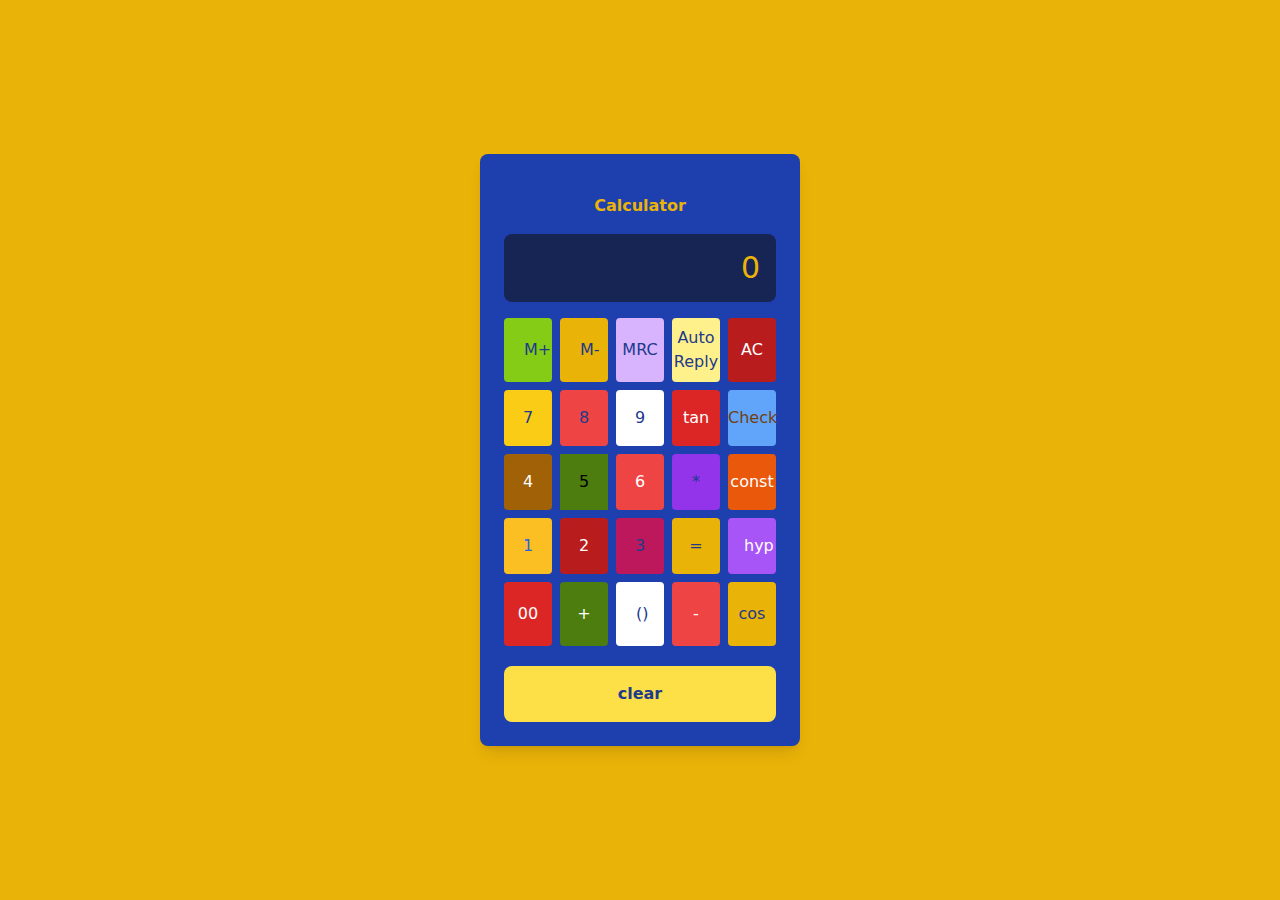
<file: src/index.html>
<!doctype html>
<html>
<head>
  <meta charset="UTF-8">
  <meta name="viewport" content="width=device-width, initial-scale=1.0">
  <link href="./output.css" rel="stylesheet">
  <title>Tailwind Css calculator</title>
  <script class="https://cdn.tailwindcss.com"></script>
</head>
<body class="bg-yellow-500 flex items-center justify-center h-screen">


    <div class="bg-blue-800 p-6 rounded-lg shadow-lg w-80" ><h1 class="text-center flex justify-around p-4 font-bold">

       <span class="text-yellow-500">Calculator</span></h1>

        <div class=" bg-blue-950 text-right text-3xl p-4  text-yellow-500 rounded-lg mb-4 hover:bg-pink-500">0</div>

        <!-- <div id="result"class="bg-gray-400 rounded-lg  p-4  mb-3 w-32"> </div> -->

        <div class=" grid grid-cols-5 gap-2">

            <!-- calculator Buttons -->
             <!-- 1st line -->

           
        
             <button class="bg-lime-500 p-5 rounded hover:bg-gray-600 text-blue-900 onclick="appendValue('m+')">M+</button>

        

             <button class="bg-yellow-500 p-5 rounded hover:bg-red-600 text-blue-900 onclick="appendValue('M-') " >M-</button>

             <button class="bg-purple-300 p-0 rounded hover:bg-purple-600  text-blue-900 onclick="appendValue('MRC') " >MRC</button>

             <button class="bg-yellow-200 p-0 rounded hover:bg-pink-600  text-blue-900 onclick="('Auto Reply')" >Auto Reply</button>

            <button class="bg-red-700 py-0 rounded hover:bg-gray-600 content-center text-white onclick="appendValue('AC')">AC</button>

            <!-- 2nd line -->


            <button class="bg-yellow-400 p-4 rounded hover:bg-gray-600 text-blue-900 onclick="appendValue('7') " >7</button>

            <button class="bg-red-500 p-4 rounded hover:bg-red-600 text-blue-900 onclick="appendValue('8') " >8</button>

            <button class="bg-white p-4 rounded hover:bg-yellow-600 text-blue-900 onclick="appendValue('9')" >9</button>

            <button class="bg-red-600 p-0 rounded hover:bg-yellow-300 text-white onclick="appendValue('%') " >tan</button>

            <button class="bg-blue-400 p-0 rounded hover:bg-yellow-600 text-yellow-900 onclick="appendValue('Check)>Check</button>

            <!-- 3rd line -->

            <button class="bg-yellow-700 p-4 rounded hover:bg-gray-600 text-white onclick="appendValue('4') " >4</button>

            <button class="bg-lime-700 p-0 hove:bg-gray-300 teick="appendValue('5') " >5</button>

           

            <button class="bg-red-500 p-4 rounded hover:bg-green-600 text-white onclick="appendValue('6') " >6</button>

            <button class="bg-purple-600 p-4 rounded hover:bg--600 text-blue-900 onclick="appendValue('*') " >*</button>

            <button class="bg-orange-600 p-0 rounded hover:bg-gray-600 text-white onclick="appendValue('const')">const</button>
<!-- 4th line -->
            <button class="bg-amber-400 p-4 rounded hover:bg-blue-600 text-blue-600 onclick="appendValue('1')" >1</button>

          

            <button class="bg-red-700 p-4 rounded hover:bg-green-600 text-white onclick="appendValue('2') " >2</button>
             
            <button class="bg-pink-700 p-4 rounded hover:bg-blue-600 text-blue-900 onclick="appendValue('3') " >3</button>

            <button class="bg-yellow-500 p-4 rounded hover:bg-yellow-600 text-blue-900 onclick="calculateResult ()" >=</button>


            
            <button class="bg-purple-500 p-4 rounded hover:bg-gray-600 text-white onclick="appendValue('hyp')">hyp</button>

            <!-- 5th line -->
             
            <button class="bg-red-600 p-0 rounded hover:bg-yellow-600 text-white onclick="appendValue('00')">00</button>

            <button class="bg-lime-700 p-0 rounded hover:bg-red-600 text-white onclick="appendValue('+') " >+</button>

            <button class="bg-white p-5 rounded hover:bg-pink-600 text-blue-900 onclick="appendValue('()') " >()</button>


            <button class="bg-red-500 p-0 rounded hover:bg-gray-600 text-white onclick="appendValue('-') ">-</button>


            <button class="bg-yellow-500 p-0 rounded hover:bg-purple-600 text-blue-900 onclick="appendValue('M-') " >cos</button>

    </div>

    <button class= " font-extrabold bg-yellow-300 p-4 rounded-lg hover:bg-red-600 text-blue-900 w-full mt-5  onclick=">clear</button>
    </div>


  
</body>
</html>
</file>
<file: src/output.css>
*, ::before, ::after {
  --tw-border-spacing-x: 0;
  --tw-border-spacing-y: 0;
  --tw-translate-x: 0;
  --tw-translate-y: 0;
  --tw-rotate: 0;
  --tw-skew-x: 0;
  --tw-skew-y: 0;
  --tw-scale-x: 1;
  --tw-scale-y: 1;
  --tw-pan-x:  ;
  --tw-pan-y:  ;
  --tw-pinch-zoom:  ;
  --tw-scroll-snap-strictness: proximity;
  --tw-gradient-from-position:  ;
  --tw-gradient-via-position:  ;
  --tw-gradient-to-position:  ;
  --tw-ordinal:  ;
  --tw-slashed-zero:  ;
  --tw-numeric-figure:  ;
  --tw-numeric-spacing:  ;
  --tw-numeric-fraction:  ;
  --tw-ring-inset:  ;
  --tw-ring-offset-width: 0px;
  --tw-ring-offset-color: #fff;
  --tw-ring-color: rgb(59 130 246 / 0.5);
  --tw-ring-offset-shadow: 0 0 #0000;
  --tw-ring-shadow: 0 0 #0000;
  --tw-shadow: 0 0 #0000;
  --tw-shadow-colored: 0 0 #0000;
  --tw-blur:  ;
  --tw-brightness:  ;
  --tw-contrast:  ;
  --tw-grayscale:  ;
  --tw-hue-rotate:  ;
  --tw-invert:  ;
  --tw-saturate:  ;
  --tw-sepia:  ;
  --tw-drop-shadow:  ;
  --tw-backdrop-blur:  ;
  --tw-backdrop-brightness:  ;
  --tw-backdrop-contrast:  ;
  --tw-backdrop-grayscale:  ;
  --tw-backdrop-hue-rotate:  ;
  --tw-backdrop-invert:  ;
  --tw-backdrop-opacity:  ;
  --tw-backdrop-saturate:  ;
  --tw-backdrop-sepia:  ;
  --tw-contain-size:  ;
  --tw-contain-layout:  ;
  --tw-contain-paint:  ;
  --tw-contain-style:  ;
}

::backdrop {
  --tw-border-spacing-x: 0;
  --tw-border-spacing-y: 0;
  --tw-translate-x: 0;
  --tw-translate-y: 0;
  --tw-rotate: 0;
  --tw-skew-x: 0;
  --tw-skew-y: 0;
  --tw-scale-x: 1;
  --tw-scale-y: 1;
  --tw-pan-x:  ;
  --tw-pan-y:  ;
  --tw-pinch-zoom:  ;
  --tw-scroll-snap-strictness: proximity;
  --tw-gradient-from-position:  ;
  --tw-gradient-via-position:  ;
  --tw-gradient-to-position:  ;
  --tw-ordinal:  ;
  --tw-slashed-zero:  ;
  --tw-numeric-figure:  ;
  --tw-numeric-spacing:  ;
  --tw-numeric-fraction:  ;
  --tw-ring-inset:  ;
  --tw-ring-offset-width: 0px;
  --tw-ring-offset-color: #fff;
  --tw-ring-color: rgb(59 130 246 / 0.5);
  --tw-ring-offset-shadow: 0 0 #0000;
  --tw-ring-shadow: 0 0 #0000;
  --tw-shadow: 0 0 #0000;
  --tw-shadow-colored: 0 0 #0000;
  --tw-blur:  ;
  --tw-brightness:  ;
  --tw-contrast:  ;
  --tw-grayscale:  ;
  --tw-hue-rotate:  ;
  --tw-invert:  ;
  --tw-saturate:  ;
  --tw-sepia:  ;
  --tw-drop-shadow:  ;
  --tw-backdrop-blur:  ;
  --tw-backdrop-brightness:  ;
  --tw-backdrop-contrast:  ;
  --tw-backdrop-grayscale:  ;
  --tw-backdrop-hue-rotate:  ;
  --tw-backdrop-invert:  ;
  --tw-backdrop-opacity:  ;
  --tw-backdrop-saturate:  ;
  --tw-backdrop-sepia:  ;
  --tw-contain-size:  ;
  --tw-contain-layout:  ;
  --tw-contain-paint:  ;
  --tw-contain-style:  ;
}

/*
! tailwindcss v3.4.16 | MIT License | https://tailwindcss.com
*/

/*
1. Prevent padding and border from affecting element width. (https://github.com/mozdevs/cssremedy/issues/4)
2. Allow adding a border to an element by just adding a border-width. (https://github.com/tailwindcss/tailwindcss/pull/116)
*/

*,
::before,
::after {
  box-sizing: border-box;
  /* 1 */
  border-width: 0;
  /* 2 */
  border-style: solid;
  /* 2 */
  border-color: #e5e7eb;
  /* 2 */
}

::before,
::after {
  --tw-content: '';
}

/*
1. Use a consistent sensible line-height in all browsers.
2. Prevent adjustments of font size after orientation changes in iOS.
3. Use a more readable tab size.
4. Use the user's configured `sans` font-family by default.
5. Use the user's configured `sans` font-feature-settings by default.
6. Use the user's configured `sans` font-variation-settings by default.
7. Disable tap highlights on iOS
*/

html,
:host {
  line-height: 1.5;
  /* 1 */
  -webkit-text-size-adjust: 100%;
  /* 2 */
  -moz-tab-size: 4;
  /* 3 */
  -o-tab-size: 4;
     tab-size: 4;
  /* 3 */
  font-family: ui-sans-serif, system-ui, sans-serif, "Apple Color Emoji", "Segoe UI Emoji", "Segoe UI Symbol", "Noto Color Emoji";
  /* 4 */
  font-feature-settings: normal;
  /* 5 */
  font-variation-settings: normal;
  /* 6 */
  -webkit-tap-highlight-color: transparent;
  /* 7 */
}

/*
1. Remove the margin in all browsers.
2. Inherit line-height from `html` so users can set them as a class directly on the `html` element.
*/

body {
  margin: 0;
  /* 1 */
  line-height: inherit;
  /* 2 */
}

/*
1. Add the correct height in Firefox.
2. Correct the inheritance of border color in Firefox. (https://bugzilla.mozilla.org/show_bug.cgi?id=190655)
3. Ensure horizontal rules are visible by default.
*/

hr {
  height: 0;
  /* 1 */
  color: inherit;
  /* 2 */
  border-top-width: 1px;
  /* 3 */
}

/*
Add the correct text decoration in Chrome, Edge, and Safari.
*/

abbr:where([title]) {
  -webkit-text-decoration: underline dotted;
          text-decoration: underline dotted;
}

/*
Remove the default font size and weight for headings.
*/

h1,
h2,
h3,
h4,
h5,
h6 {
  font-size: inherit;
  font-weight: inherit;
}

/*
Reset links to optimize for opt-in styling instead of opt-out.
*/

a {
  color: inherit;
  text-decoration: inherit;
}

/*
Add the correct font weight in Edge and Safari.
*/

b,
strong {
  font-weight: bolder;
}

/*
1. Use the user's configured `mono` font-family by default.
2. Use the user's configured `mono` font-feature-settings by default.
3. Use the user's configured `mono` font-variation-settings by default.
4. Correct the odd `em` font sizing in all browsers.
*/

code,
kbd,
samp,
pre {
  font-family: ui-monospace, SFMono-Regular, Menlo, Monaco, Consolas, "Liberation Mono", "Courier New", monospace;
  /* 1 */
  font-feature-settings: normal;
  /* 2 */
  font-variation-settings: normal;
  /* 3 */
  font-size: 1em;
  /* 4 */
}

/*
Add the correct font size in all browsers.
*/

small {
  font-size: 80%;
}

/*
Prevent `sub` and `sup` elements from affecting the line height in all browsers.
*/

sub,
sup {
  font-size: 75%;
  line-height: 0;
  position: relative;
  vertical-align: baseline;
}

sub {
  bottom: -0.25em;
}

sup {
  top: -0.5em;
}

/*
1. Remove text indentation from table contents in Chrome and Safari. (https://bugs.chromium.org/p/chromium/issues/detail?id=999088, https://bugs.webkit.org/show_bug.cgi?id=201297)
2. Correct table border color inheritance in all Chrome and Safari. (https://bugs.chromium.org/p/chromium/issues/detail?id=935729, https://bugs.webkit.org/show_bug.cgi?id=195016)
3. Remove gaps between table borders by default.
*/

table {
  text-indent: 0;
  /* 1 */
  border-color: inherit;
  /* 2 */
  border-collapse: collapse;
  /* 3 */
}

/*
1. Change the font styles in all browsers.
2. Remove the margin in Firefox and Safari.
3. Remove default padding in all browsers.
*/

button,
input,
optgroup,
select,
textarea {
  font-family: inherit;
  /* 1 */
  font-feature-settings: inherit;
  /* 1 */
  font-variation-settings: inherit;
  /* 1 */
  font-size: 100%;
  /* 1 */
  font-weight: inherit;
  /* 1 */
  line-height: inherit;
  /* 1 */
  letter-spacing: inherit;
  /* 1 */
  color: inherit;
  /* 1 */
  margin: 0;
  /* 2 */
  padding: 0;
  /* 3 */
}

/*
Remove the inheritance of text transform in Edge and Firefox.
*/

button,
select {
  text-transform: none;
}

/*
1. Correct the inability to style clickable types in iOS and Safari.
2. Remove default button styles.
*/

button,
input:where([type='button']),
input:where([type='reset']),
input:where([type='submit']) {
  -webkit-appearance: button;
  /* 1 */
  background-color: transparent;
  /* 2 */
  background-image: none;
  /* 2 */
}

/*
Use the modern Firefox focus style for all focusable elements.
*/

:-moz-focusring {
  outline: auto;
}

/*
Remove the additional `:invalid` styles in Firefox. (https://github.com/mozilla/gecko-dev/blob/2f9eacd9d3d995c937b4251a5557d95d494c9be1/layout/style/res/forms.css#L728-L737)
*/

:-moz-ui-invalid {
  box-shadow: none;
}

/*
Add the correct vertical alignment in Chrome and Firefox.
*/

progress {
  vertical-align: baseline;
}

/*
Correct the cursor style of increment and decrement buttons in Safari.
*/

::-webkit-inner-spin-button,
::-webkit-outer-spin-button {
  height: auto;
}

/*
1. Correct the odd appearance in Chrome and Safari.
2. Correct the outline style in Safari.
*/

[type='search'] {
  -webkit-appearance: textfield;
  /* 1 */
  outline-offset: -2px;
  /* 2 */
}

/*
Remove the inner padding in Chrome and Safari on macOS.
*/

::-webkit-search-decoration {
  -webkit-appearance: none;
}

/*
1. Correct the inability to style clickable types in iOS and Safari.
2. Change font properties to `inherit` in Safari.
*/

::-webkit-file-upload-button {
  -webkit-appearance: button;
  /* 1 */
  font: inherit;
  /* 2 */
}

/*
Add the correct display in Chrome and Safari.
*/

summary {
  display: list-item;
}

/*
Removes the default spacing and border for appropriate elements.
*/

blockquote,
dl,
dd,
h1,
h2,
h3,
h4,
h5,
h6,
hr,
figure,
p,
pre {
  margin: 0;
}

fieldset {
  margin: 0;
  padding: 0;
}

legend {
  padding: 0;
}

ol,
ul,
menu {
  list-style: none;
  margin: 0;
  padding: 0;
}

/*
Reset default styling for dialogs.
*/

dialog {
  padding: 0;
}

/*
Prevent resizing textareas horizontally by default.
*/

textarea {
  resize: vertical;
}

/*
1. Reset the default placeholder opacity in Firefox. (https://github.com/tailwindlabs/tailwindcss/issues/3300)
2. Set the default placeholder color to the user's configured gray 400 color.
*/

input::-moz-placeholder, textarea::-moz-placeholder {
  opacity: 1;
  /* 1 */
  color: #9ca3af;
  /* 2 */
}

input::placeholder,
textarea::placeholder {
  opacity: 1;
  /* 1 */
  color: #9ca3af;
  /* 2 */
}

/*
Set the default cursor for buttons.
*/

button,
[role="button"] {
  cursor: pointer;
}

/*
Make sure disabled buttons don't get the pointer cursor.
*/

:disabled {
  cursor: default;
}

/*
1. Make replaced elements `display: block` by default. (https://github.com/mozdevs/cssremedy/issues/14)
2. Add `vertical-align: middle` to align replaced elements more sensibly by default. (https://github.com/jensimmons/cssremedy/issues/14#issuecomment-634934210)
   This can trigger a poorly considered lint error in some tools but is included by design.
*/

img,
svg,
video,
canvas,
audio,
iframe,
embed,
object {
  display: block;
  /* 1 */
  vertical-align: middle;
  /* 2 */
}

/*
Constrain images and videos to the parent width and preserve their intrinsic aspect ratio. (https://github.com/mozdevs/cssremedy/issues/14)
*/

img,
video {
  max-width: 100%;
  height: auto;
}

/* Make elements with the HTML hidden attribute stay hidden by default */

[hidden]:where(:not([hidden="until-found"])) {
  display: none;
}

.mb-3 {
  margin-bottom: 0.75rem;
}

.mb-4 {
  margin-bottom: 1rem;
}

.mt-5 {
  margin-top: 1.25rem;
}

.flex {
  display: flex;
}

.grid {
  display: grid;
}

.h-screen {
  height: 100vh;
}

.w-32 {
  width: 8rem;
}

.w-80 {
  width: 20rem;
}

.w-full {
  width: 100%;
}

.grid-cols-5 {
  grid-template-columns: repeat(5, minmax(0, 1fr));
}

.content-center {
  align-content: center;
}

.items-center {
  align-items: center;
}

.justify-center {
  justify-content: center;
}

.justify-around {
  justify-content: space-around;
}

.gap-2 {
  gap: 0.5rem;
}

.rounded {
  border-radius: 0.25rem;
}

.rounded-lg {
  border-radius: 0.5rem;
}

.rounded-l {
  border-top-left-radius: 0.25rem;
  border-bottom-left-radius: 0.25rem;
}

.rounded-l-xl {
  border-top-left-radius: 0.75rem;
  border-bottom-left-radius: 0.75rem;
}

.bg-amber-400 {
  --tw-bg-opacity: 1;
  background-color: rgb(251 191 36 / var(--tw-bg-opacity, 1));
}

.bg-blue-500 {
  --tw-bg-opacity: 1;
  background-color: rgb(59 130 246 / var(--tw-bg-opacity, 1));
}

.bg-blue-700 {
  --tw-bg-opacity: 1;
  background-color: rgb(29 78 216 / var(--tw-bg-opacity, 1));
}

.bg-blue-900 {
  --tw-bg-opacity: 1;
  background-color: rgb(30 58 138 / var(--tw-bg-opacity, 1));
}

.bg-gray-400 {
  --tw-bg-opacity: 1;
  background-color: rgb(156 163 175 / var(--tw-bg-opacity, 1));
}

.bg-lime-500 {
  --tw-bg-opacity: 1;
  background-color: rgb(132 204 22 / var(--tw-bg-opacity, 1));
}

.bg-lime-700 {
  --tw-bg-opacity: 1;
  background-color: rgb(77 124 15 / var(--tw-bg-opacity, 1));
}

.bg-orange-600 {
  --tw-bg-opacity: 1;
  background-color: rgb(234 88 12 / var(--tw-bg-opacity, 1));
}

.bg-pink-700 {
  --tw-bg-opacity: 1;
  background-color: rgb(190 24 93 / var(--tw-bg-opacity, 1));
}

.bg-purple-600 {
  --tw-bg-opacity: 1;
  background-color: rgb(147 51 234 / var(--tw-bg-opacity, 1));
}

.bg-red-500 {
  --tw-bg-opacity: 1;
  background-color: rgb(239 68 68 / var(--tw-bg-opacity, 1));
}

.bg-red-700 {
  --tw-bg-opacity: 1;
  background-color: rgb(185 28 28 / var(--tw-bg-opacity, 1));
}

.bg-white {
  --tw-bg-opacity: 1;
  background-color: rgb(255 255 255 / var(--tw-bg-opacity, 1));
}

.bg-yellow-300 {
  --tw-bg-opacity: 1;
  background-color: rgb(253 224 71 / var(--tw-bg-opacity, 1));
}

.bg-yellow-400 {
  --tw-bg-opacity: 1;
  background-color: rgb(250 204 21 / var(--tw-bg-opacity, 1));
}

.bg-yellow-500 {
  --tw-bg-opacity: 1;
  background-color: rgb(234 179 8 / var(--tw-bg-opacity, 1));
}

.bg-yellow-700 {
  --tw-bg-opacity: 1;
  background-color: rgb(161 98 7 / var(--tw-bg-opacity, 1));
}

.bg-purple-700 {
  --tw-bg-opacity: 1;
  background-color: rgb(126 34 206 / var(--tw-bg-opacity, 1));
}

.bg-purple-900 {
  --tw-bg-opacity: 1;
  background-color: rgb(88 28 135 / var(--tw-bg-opacity, 1));
}

.bg-purple-300 {
  --tw-bg-opacity: 1;
  background-color: rgb(216 180 254 / var(--tw-bg-opacity, 1));
}

.bg-yellow-200 {
  --tw-bg-opacity: 1;
  background-color: rgb(254 240 138 / var(--tw-bg-opacity, 1));
}

.bg-blue-300 {
  --tw-bg-opacity: 1;
  background-color: rgb(147 197 253 / var(--tw-bg-opacity, 1));
}

.bg-blue-400 {
  --tw-bg-opacity: 1;
  background-color: rgb(96 165 250 / var(--tw-bg-opacity, 1));
}

.bg-red-600 {
  --tw-bg-opacity: 1;
  background-color: rgb(220 38 38 / var(--tw-bg-opacity, 1));
}

.bg-red-400 {
  --tw-bg-opacity: 1;
  background-color: rgb(248 113 113 / var(--tw-bg-opacity, 1));
}

.bg-purple-500 {
  --tw-bg-opacity: 1;
  background-color: rgb(168 85 247 / var(--tw-bg-opacity, 1));
}

.bg-gray-50 {
  --tw-bg-opacity: 1;
  background-color: rgb(249 250 251 / var(--tw-bg-opacity, 1));
}

.bg-gray-500 {
  --tw-bg-opacity: 1;
  background-color: rgb(107 114 128 / var(--tw-bg-opacity, 1));
}

.bg-pink-500 {
  --tw-bg-opacity: 1;
  background-color: rgb(236 72 153 / var(--tw-bg-opacity, 1));
}

.bg-purple-400 {
  --tw-bg-opacity: 1;
  background-color: rgb(192 132 252 / var(--tw-bg-opacity, 1));
}

.bg-purple-100 {
  --tw-bg-opacity: 1;
  background-color: rgb(243 232 255 / var(--tw-bg-opacity, 1));
}

.bg-purple-200 {
  --tw-bg-opacity: 1;
  background-color: rgb(233 213 255 / var(--tw-bg-opacity, 1));
}

.bg-pink-300 {
  --tw-bg-opacity: 1;
  background-color: rgb(249 168 212 / var(--tw-bg-opacity, 1));
}

.bg-pink-400 {
  --tw-bg-opacity: 1;
  background-color: rgb(244 114 182 / var(--tw-bg-opacity, 1));
}

.bg-blue-800 {
  --tw-bg-opacity: 1;
  background-color: rgb(30 64 175 / var(--tw-bg-opacity, 1));
}

.bg-blue-950 {
  --tw-bg-opacity: 1;
  background-color: rgb(23 37 84 / var(--tw-bg-opacity, 1));
}

.bg-blue-600 {
  --tw-bg-opacity: 1;
  background-color: rgb(37 99 235 / var(--tw-bg-opacity, 1));
}

.bg-yellow-950 {
  --tw-bg-opacity: 1;
  background-color: rgb(66 32 6 / var(--tw-bg-opacity, 1));
}

.bg-yellow-900 {
  --tw-bg-opacity: 1;
  background-color: rgb(113 63 18 / var(--tw-bg-opacity, 1));
}

.bg-yellow-600 {
  --tw-bg-opacity: 1;
  background-color: rgb(202 138 4 / var(--tw-bg-opacity, 1));
}

.p-0 {
  padding: 0px;
}

.p-4 {
  padding: 1rem;
}

.p-5 {
  padding: 1.25rem;
}

.p-6 {
  padding: 1.5rem;
}

.py-0 {
  padding-top: 0px;
  padding-bottom: 0px;
}

.text-center {
  text-align: center;
}

.text-right {
  text-align: right;
}

.text-3xl {
  font-size: 1.875rem;
  line-height: 2.25rem;
}

.font-bold {
  font-weight: 700;
}

.font-extrabold {
  font-weight: 800;
}

.text-blue-900 {
  --tw-text-opacity: 1;
  color: rgb(30 58 138 / var(--tw-text-opacity, 1));
}

.text-purple-900 {
  --tw-text-opacity: 1;
  color: rgb(88 28 135 / var(--tw-text-opacity, 1));
}

.text-white {
  --tw-text-opacity: 1;
  color: rgb(255 255 255 / var(--tw-text-opacity, 1));
}

.text-yellow-700 {
  --tw-text-opacity: 1;
  color: rgb(161 98 7 / var(--tw-text-opacity, 1));
}

.text-red-900 {
  --tw-text-opacity: 1;
  color: rgb(127 29 29 / var(--tw-text-opacity, 1));
}

.text-yellow-500 {
  --tw-text-opacity: 1;
  color: rgb(234 179 8 / var(--tw-text-opacity, 1));
}

.text-green-900 {
  --tw-text-opacity: 1;
  color: rgb(20 83 45 / var(--tw-text-opacity, 1));
}

.text-black {
  --tw-text-opacity: 1;
  color: rgb(0 0 0 / var(--tw-text-opacity, 1));
}

.text-yellow-900 {
  --tw-text-opacity: 1;
  color: rgb(113 63 18 / var(--tw-text-opacity, 1));
}

.text-yellow-400 {
  --tw-text-opacity: 1;
  color: rgb(250 204 21 / var(--tw-text-opacity, 1));
}

.text-red-400 {
  --tw-text-opacity: 1;
  color: rgb(248 113 113 / var(--tw-text-opacity, 1));
}

.text-red-500 {
  --tw-text-opacity: 1;
  color: rgb(239 68 68 / var(--tw-text-opacity, 1));
}

.text-blue-600 {
  --tw-text-opacity: 1;
  color: rgb(37 99 235 / var(--tw-text-opacity, 1));
}

.shadow-lg {
  --tw-shadow: 0 10px 15px -3px rgb(0 0 0 / 0.1), 0 4px 6px -4px rgb(0 0 0 / 0.1);
  --tw-shadow-colored: 0 10px 15px -3px var(--tw-shadow-color), 0 4px 6px -4px var(--tw-shadow-color);
  box-shadow: var(--tw-ring-offset-shadow, 0 0 #0000), var(--tw-ring-shadow, 0 0 #0000), var(--tw-shadow);
}

.hover\:bg-blue-600:hover {
  --tw-bg-opacity: 1;
  background-color: rgb(37 99 235 / var(--tw-bg-opacity, 1));
}

.hover\:bg-blue-950:hover {
  --tw-bg-opacity: 1;
  background-color: rgb(23 37 84 / var(--tw-bg-opacity, 1));
}

.hover\:bg-gray-600:hover {
  --tw-bg-opacity: 1;
  background-color: rgb(75 85 99 / var(--tw-bg-opacity, 1));
}

.hover\:bg-red-600:hover {
  --tw-bg-opacity: 1;
  background-color: rgb(220 38 38 / var(--tw-bg-opacity, 1));
}

.hover\:bg-yellow-600:hover {
  --tw-bg-opacity: 1;
  background-color: rgb(202 138 4 / var(--tw-bg-opacity, 1));
}

.hover\:bg-green-600:hover {
  --tw-bg-opacity: 1;
  background-color: rgb(22 163 74 / var(--tw-bg-opacity, 1));
}

.hover\:bg-green-950:hover {
  --tw-bg-opacity: 1;
  background-color: rgb(5 46 22 / var(--tw-bg-opacity, 1));
}

.hover\:bg-green-500:hover {
  --tw-bg-opacity: 1;
  background-color: rgb(34 197 94 / var(--tw-bg-opacity, 1));
}

.hover\:bg-pink-500:hover {
  --tw-bg-opacity: 1;
  background-color: rgb(236 72 153 / var(--tw-bg-opacity, 1));
}

.hover\:bg-pink-600:hover {
  --tw-bg-opacity: 1;
  background-color: rgb(219 39 119 / var(--tw-bg-opacity, 1));
}

.hover\:bg-purple-600:hover {
  --tw-bg-opacity: 1;
  background-color: rgb(147 51 234 / var(--tw-bg-opacity, 1));
}

.hover\:bg-yellow-300:hover {
  --tw-bg-opacity: 1;
  background-color: rgb(253 224 71 / var(--tw-bg-opacity, 1));
}
</file>
